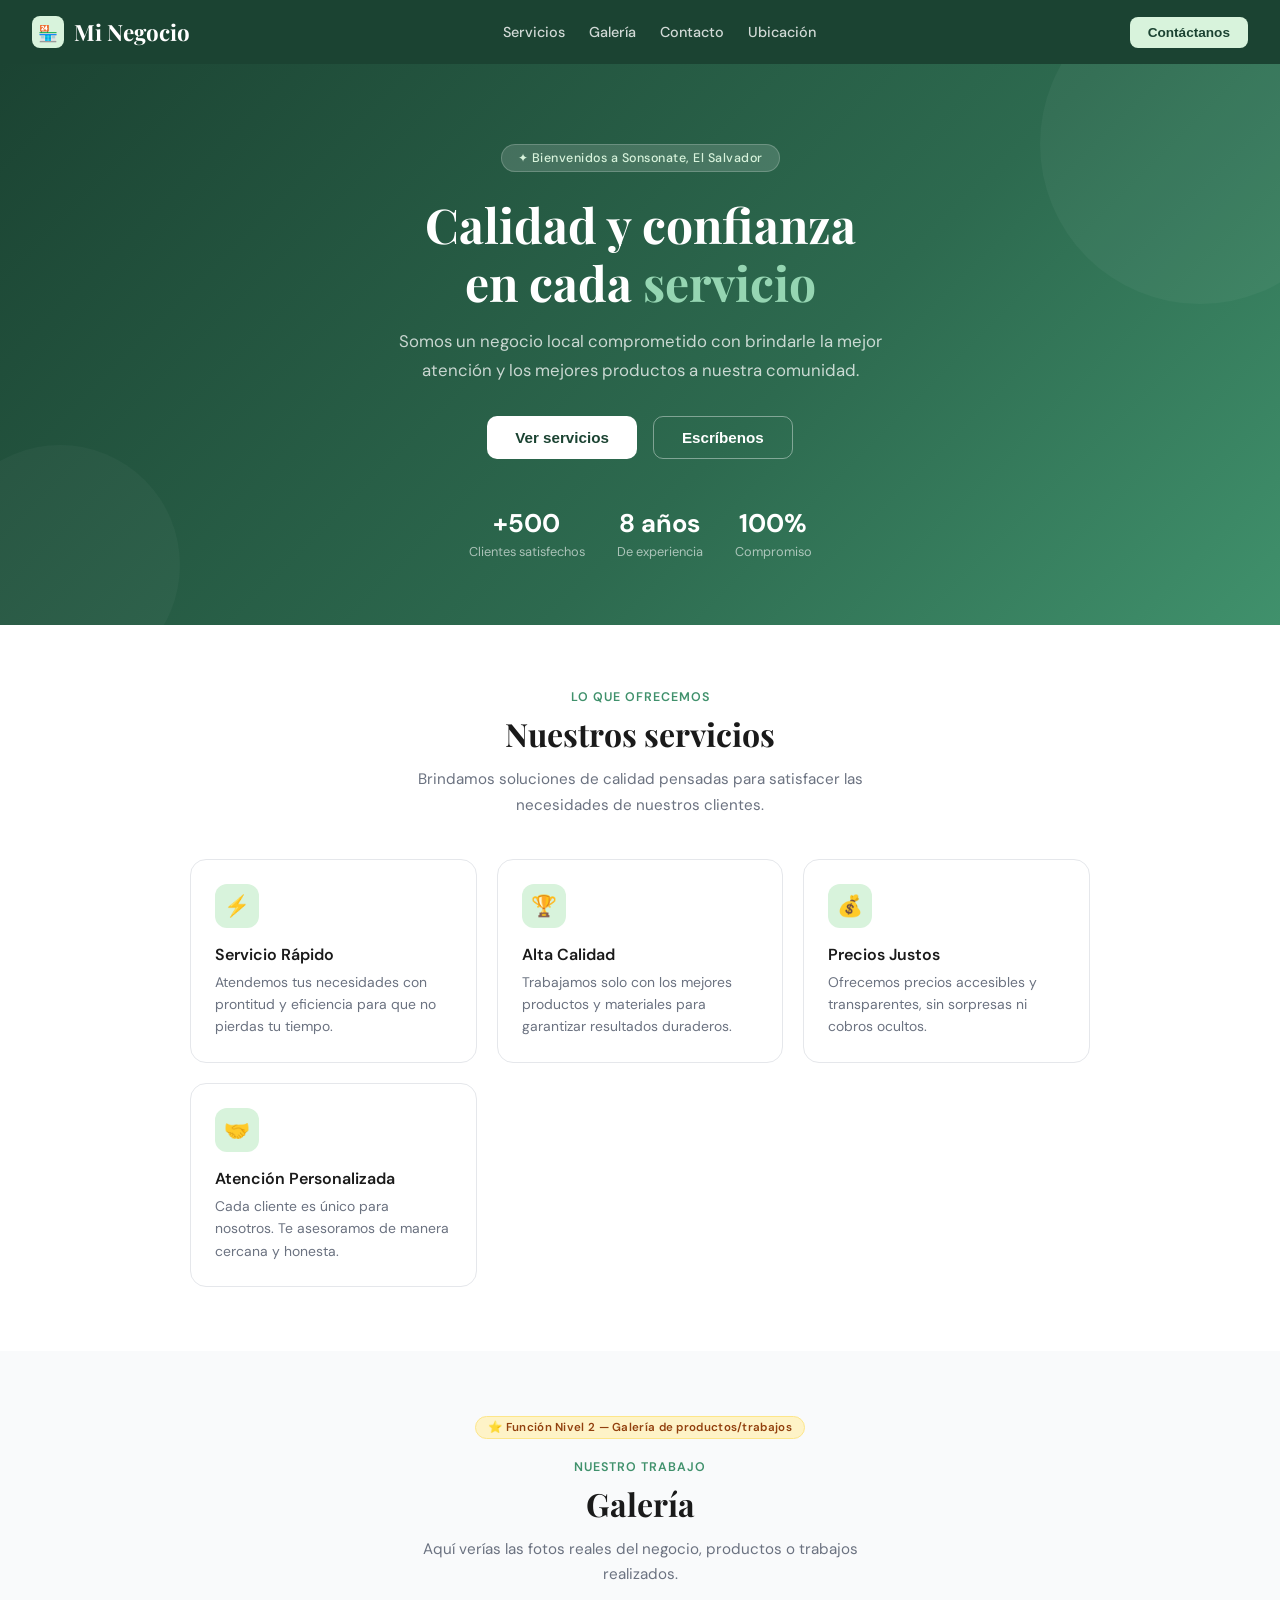
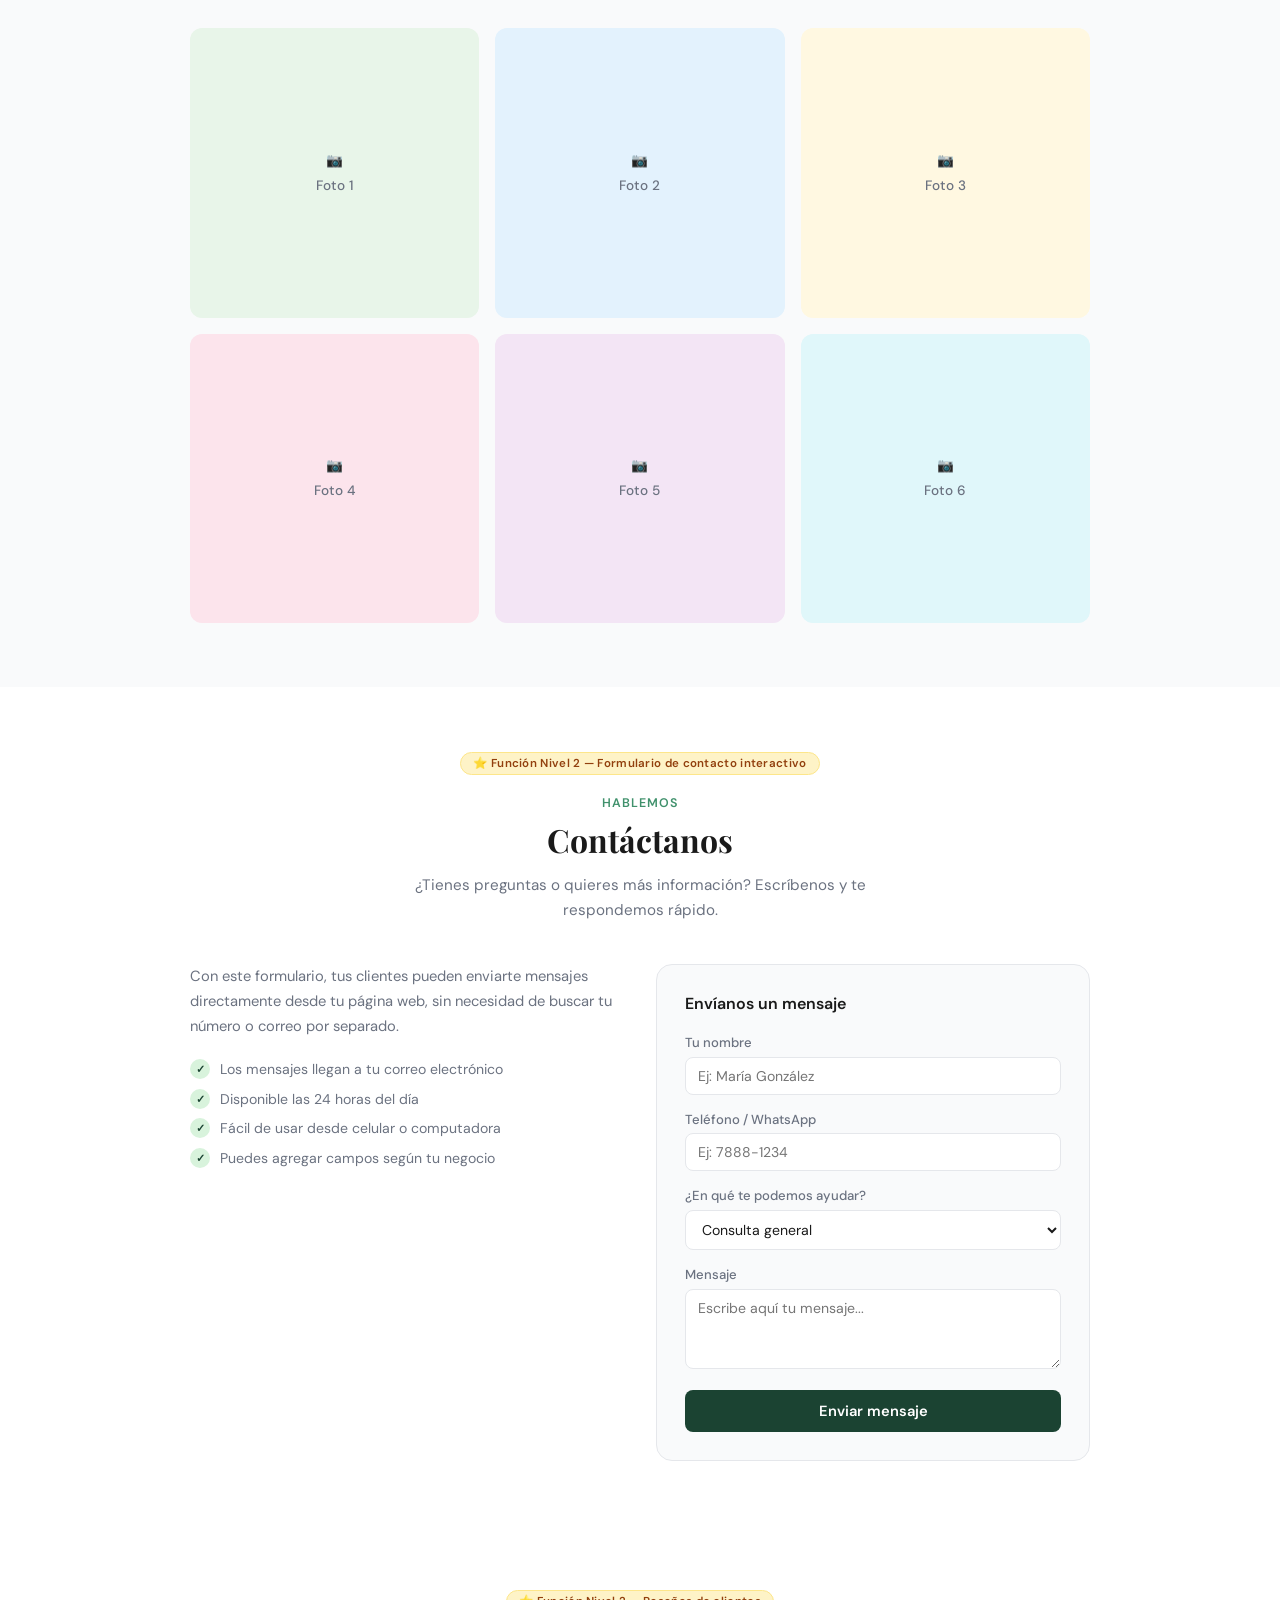
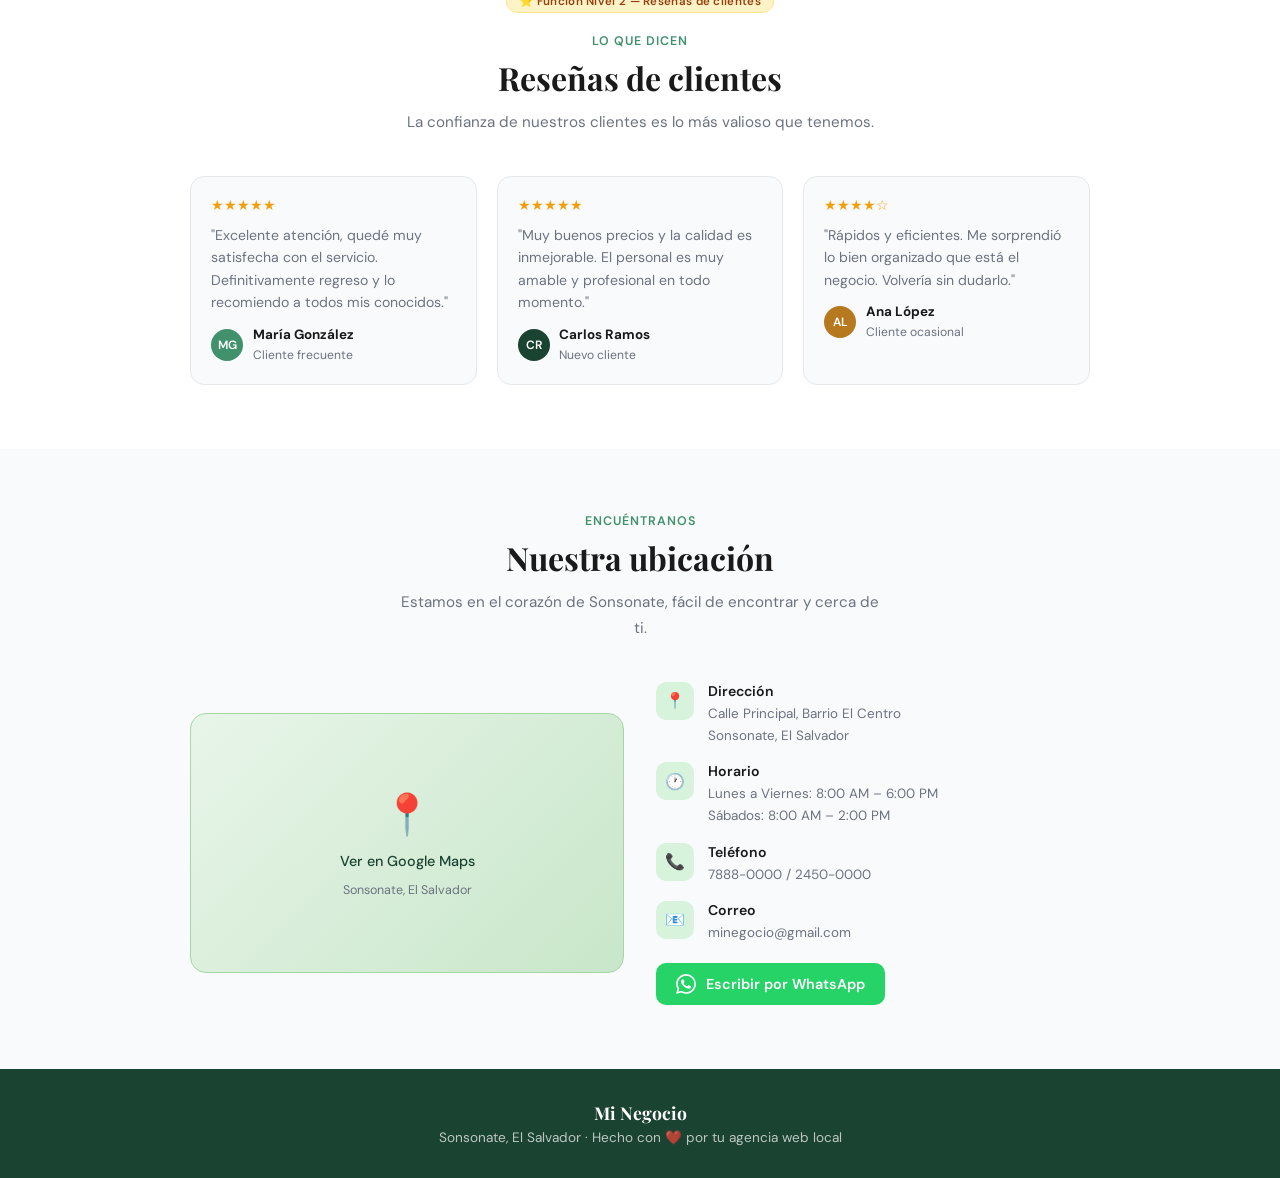
<file: demo_negocio_sonsonate.html>
<!DOCTYPE html>
<html lang="es">
<head>
<meta charset="UTF-8">
<meta name="viewport" content="width=device-width, initial-scale=1.0">
<title>Mi Negocio — Demo</title>
<link href="https://fonts.googleapis.com/css2?family=Playfair+Display:wght@600;700&family=DM+Sans:wght@400;500;600&display=swap" rel="stylesheet">
<style>
  *{margin:0;padding:0;box-sizing:border-box}
  :root{
    --brand:#1B4332;--brand-light:#40916C;--brand-accent:#D8F3DC;
    --gold:#B7791F;--gold-light:#FEFCE8;
    --text:#1a1a1a;--muted:#6B7280;--border:#E5E7EB;
    --white:#fff;--bg:#F9FAFB;
  }
  body{font-family:'DM Sans',sans-serif;color:var(--text);background:var(--white);overflow-x:hidden}

  nav{background:var(--brand);padding:0 2rem;display:flex;align-items:center;justify-content:space-between;height:64px;position:sticky;top:0;z-index:100}
  .nav-logo{color:#fff;font-family:'Playfair Display',serif;font-size:1.4rem;font-weight:700;display:flex;align-items:center;gap:10px}
  .nav-logo span{width:32px;height:32px;background:var(--brand-accent);border-radius:8px;display:flex;align-items:center;justify-content:center;font-size:1rem}
  .nav-links{display:flex;gap:1.5rem}
  .nav-links a{color:rgba(255,255,255,0.8);text-decoration:none;font-size:0.9rem;font-weight:500;cursor:pointer;transition:color .2s}
  .nav-links a:hover{color:#fff}
  .nav-cta{background:var(--brand-accent);color:var(--brand);padding:8px 18px;border-radius:8px;font-weight:600;font-size:0.85rem;cursor:pointer;border:none;transition:transform .15s}
  .nav-cta:hover{transform:scale(1.04)}

  .hero{background:linear-gradient(135deg,var(--brand) 0%,#2D6A4F 60%,#40916C 100%);padding:5rem 2rem 4rem;text-align:center;position:relative;overflow:hidden}
  .hero::before{content:'';position:absolute;top:-80px;right:-80px;width:320px;height:320px;background:rgba(255,255,255,0.04);border-radius:50%}
  .hero::after{content:'';position:absolute;bottom:-60px;left:-60px;width:240px;height:240px;background:rgba(255,255,255,0.03);border-radius:50%}
  .hero-badge{display:inline-block;background:rgba(255,255,255,0.15);color:#D8F3DC;border:1px solid rgba(255,255,255,0.2);border-radius:20px;padding:5px 16px;font-size:0.78rem;font-weight:500;margin-bottom:1.5rem;letter-spacing:.5px}
  .hero h1{font-family:'Playfair Display',serif;font-size:3rem;color:#fff;line-height:1.2;margin-bottom:1rem}
  .hero h1 em{font-style:normal;color:#95D5B2}
  .hero p{color:rgba(255,255,255,0.75);font-size:1.05rem;max-width:520px;margin:0 auto 2rem;line-height:1.7}
  .hero-btns{display:flex;gap:1rem;justify-content:center;flex-wrap:wrap}
  .btn-primary{background:#fff;color:var(--brand);padding:12px 28px;border-radius:10px;font-weight:600;font-size:0.95rem;cursor:pointer;border:none;transition:transform .15s,box-shadow .15s}
  .btn-primary:hover{transform:translateY(-2px);box-shadow:0 8px 24px rgba(0,0,0,0.15)}
  .btn-outline{background:transparent;color:#fff;padding:12px 28px;border-radius:10px;font-weight:600;font-size:0.95rem;cursor:pointer;border:1.5px solid rgba(255,255,255,0.4);transition:background .2s}
  .btn-outline:hover{background:rgba(255,255,255,0.1)}
  .hero-stats{display:flex;gap:2rem;justify-content:center;margin-top:3rem;flex-wrap:wrap}
  .hero-stat{text-align:center}
  .hero-stat strong{display:block;font-size:1.6rem;color:#fff;font-weight:700}
  .hero-stat span{font-size:0.8rem;color:rgba(255,255,255,0.6);font-weight:400}

  section{padding:4rem 2rem}
  .section-label{font-size:0.78rem;font-weight:600;color:var(--brand-light);letter-spacing:1px;text-transform:uppercase;margin-bottom:.5rem;text-align:center}
  .section-title{font-family:'Playfair Display',serif;font-size:2rem;text-align:center;margin-bottom:.75rem;line-height:1.3}
  .section-sub{color:var(--muted);text-align:center;max-width:480px;margin:0 auto 2.5rem;line-height:1.7;font-size:0.95rem}
  .cards-grid{display:grid;grid-template-columns:repeat(auto-fit,minmax(220px,1fr));gap:1.25rem;max-width:900px;margin:0 auto}
  .card{background:var(--white);border:1px solid var(--border);border-radius:16px;padding:1.5rem;transition:transform .2s,box-shadow .2s;cursor:default}
  .card:hover{transform:translateY(-4px);box-shadow:0 12px 32px rgba(0,0,0,0.08)}
  .card-icon{width:44px;height:44px;background:var(--brand-accent);border-radius:12px;display:flex;align-items:center;justify-content:center;margin-bottom:1rem;font-size:1.3rem}
  .card h3{font-size:1rem;font-weight:600;margin-bottom:.4rem}
  .card p{font-size:0.87rem;color:var(--muted);line-height:1.6}

  .gallery-section{background:var(--bg)}
  .gallery-grid{display:grid;grid-template-columns:repeat(3,1fr);gap:1rem;max-width:900px;margin:0 auto}
  .gallery-item{border-radius:12px;overflow:hidden;position:relative;cursor:pointer;aspect-ratio:1}
  .gallery-placeholder{width:100%;height:100%;display:flex;flex-direction:column;align-items:center;justify-content:center;gap:.5rem;font-size:0.85rem;color:var(--muted);font-weight:500;transition:background .2s}
  .gallery-overlay{position:absolute;inset:0;background:rgba(27,67,50,0.7);display:flex;align-items:center;justify-content:center;color:#fff;font-weight:600;opacity:0;transition:opacity .2s;font-size:0.9rem}
  .gallery-item:hover .gallery-overlay{opacity:1}
  .g1{background:#E8F5E9}.g2{background:#E3F2FD}.g3{background:#FFF8E1}
  .g4{background:#FCE4EC}.g5{background:#F3E5F5}.g6{background:#E0F7FA}

  .demo-section{background:var(--white)}
  .demo-wrapper{max-width:900px;margin:0 auto;display:grid;grid-template-columns:1fr 1fr;gap:2rem;align-items:start}
  .demo-text h2{font-family:'Playfair Display',serif;font-size:1.6rem;margin-bottom:.75rem;line-height:1.3}
  .demo-text p{color:var(--muted);line-height:1.7;font-size:0.92rem;margin-bottom:1.25rem}
  .feature-list{list-style:none;display:flex;flex-direction:column;gap:.6rem}
  .feature-list li{display:flex;align-items:center;gap:.6rem;font-size:0.88rem;color:var(--muted)}
  .feature-list li::before{content:'✓';width:20px;height:20px;background:var(--brand-accent);color:var(--brand);border-radius:50%;display:flex;align-items:center;justify-content:center;font-size:0.7rem;font-weight:700;flex-shrink:0}
  .contact-form{background:var(--bg);border:1px solid var(--border);border-radius:16px;padding:1.75rem}
  .contact-form h3{font-size:1rem;font-weight:600;margin-bottom:1.25rem}
  .form-group{margin-bottom:1rem}
  .form-group label{display:block;font-size:0.82rem;font-weight:500;color:var(--muted);margin-bottom:.35rem}
  .form-group input,.form-group textarea,.form-group select{width:100%;padding:9px 12px;border:1px solid var(--border);border-radius:8px;font-family:'DM Sans',sans-serif;font-size:0.88rem;color:var(--text);background:#fff;outline:none;transition:border .2s}
  .form-group input:focus,.form-group textarea:focus,.form-group select:focus{border-color:var(--brand-light)}
  .form-group textarea{resize:vertical;min-height:80px}
  .form-submit{width:100%;background:var(--brand);color:#fff;border:none;border-radius:8px;padding:11px;font-family:'DM Sans',sans-serif;font-weight:600;font-size:0.92rem;cursor:pointer;transition:background .2s}
  .form-submit:hover{background:#2D6A4F}
  .form-success{display:none;text-align:center;padding:1rem;background:#D8F3DC;border-radius:10px;color:var(--brand);font-weight:500;font-size:0.9rem;margin-top:.75rem}

  .nivel-tag{display:inline-flex;align-items:center;gap:.35rem;background:#FEF3C7;color:#92400E;border:1px solid #FDE68A;border-radius:20px;padding:3px 12px;font-size:0.72rem;font-weight:600;letter-spacing:.3px;margin-bottom:.75rem}

  .location-section{background:var(--bg)}
  .location-wrapper{max-width:900px;margin:0 auto;display:grid;grid-template-columns:1fr 1fr;gap:2rem;align-items:center}
  .map-placeholder{background:linear-gradient(135deg,#e8f5e9,#c8e6c9);border-radius:16px;height:260px;display:flex;flex-direction:column;align-items:center;justify-content:center;gap:.75rem;border:1px solid #A5D6A7;cursor:pointer;transition:transform .2s;text-decoration:none}
  .map-placeholder:hover{transform:scale(1.01)}
  .map-pin{font-size:2.5rem}
  .map-placeholder p{color:var(--brand);font-weight:500;font-size:0.9rem}
  .map-placeholder small{color:var(--muted);font-size:0.78rem}
  .info-list{display:flex;flex-direction:column;gap:1rem}
  .info-item{display:flex;align-items:flex-start;gap:.85rem}
  .info-icon{width:38px;height:38px;background:var(--brand-accent);border-radius:10px;display:flex;align-items:center;justify-content:center;font-size:1rem;flex-shrink:0}
  .info-item strong{display:block;font-size:0.88rem;font-weight:600;margin-bottom:2px}
  .info-item span{font-size:0.84rem;color:var(--muted);line-height:1.5}
  .wa-btn{display:flex;align-items:center;gap:.6rem;background:#25D366;color:#fff;border:none;border-radius:10px;padding:11px 20px;font-family:'DM Sans',sans-serif;font-weight:600;font-size:0.9rem;cursor:pointer;margin-top:1.25rem;transition:transform .15s,box-shadow .15s;text-decoration:none;width:fit-content}
  .wa-btn:hover{transform:translateY(-2px);box-shadow:0 6px 20px rgba(37,211,102,0.35)}

  .reviews-section{background:var(--white)}
  .reviews-grid{display:grid;grid-template-columns:repeat(auto-fit,minmax(260px,1fr));gap:1.25rem;max-width:900px;margin:0 auto}
  .review-card{background:var(--bg);border:1px solid var(--border);border-radius:14px;padding:1.25rem}
  .stars{color:#F59E0B;font-size:0.85rem;margin-bottom:.6rem}
  .review-card p{font-size:0.88rem;color:var(--muted);line-height:1.6;margin-bottom:.75rem}
  .reviewer{display:flex;align-items:center;gap:.6rem}
  .avatar{width:32px;height:32px;border-radius:50%;display:flex;align-items:center;justify-content:center;font-size:0.75rem;font-weight:600;color:#fff;flex-shrink:0}
  .reviewer strong{font-size:0.84rem;display:block}
  .reviewer small{font-size:0.76rem;color:var(--muted)}

  footer{background:var(--brand);color:rgba(255,255,255,0.7);text-align:center;padding:2rem;font-size:0.85rem}
  footer strong{color:#fff;font-size:1.1rem;font-family:'Playfair Display',serif;display:block;margin-bottom:.3rem}

  @media(max-width:640px){
    .hero h1{font-size:2rem}
    .demo-wrapper,.location-wrapper{grid-template-columns:1fr}
    .gallery-grid{grid-template-columns:repeat(2,1fr)}
    .nav-links{display:none}
  }
</style>
</head>
<body>

<nav>
  <div class="nav-logo">
    <span>🏪</span> Mi Negocio
  </div>
  <div class="nav-links">
    <a href="#servicios">Servicios</a>
    <a href="#galeria">Galería</a>
    <a href="#contacto">Contacto</a>
    <a href="#ubicacion">Ubicación</a>
  </div>
  <button class="nav-cta" onclick="document.getElementById('contacto').scrollIntoView({behavior:'smooth'})">Contáctanos</button>
</nav>

<div class="hero">
  <div class="hero-badge">✦ Bienvenidos a Sonsonate, El Salvador</div>
  <h1>Calidad y confianza<br>en cada <em>servicio</em></h1>
  <p>Somos un negocio local comprometido con brindarle la mejor atención y los mejores productos a nuestra comunidad.</p>
  <div class="hero-btns">
    <button class="btn-primary" onclick="document.getElementById('servicios').scrollIntoView({behavior:'smooth'})">Ver servicios</button>
    <button class="btn-outline" onclick="document.getElementById('contacto').scrollIntoView({behavior:'smooth'})">Escríbenos</button>
  </div>
  <div class="hero-stats">
    <div class="hero-stat"><strong>+500</strong><span>Clientes satisfechos</span></div>
    <div class="hero-stat"><strong>8 años</strong><span>De experiencia</span></div>
    <div class="hero-stat"><strong>100%</strong><span>Compromiso</span></div>
  </div>
</div>

<section id="servicios">
  <div class="section-label">Lo que ofrecemos</div>
  <h2 class="section-title">Nuestros servicios</h2>
  <p class="section-sub">Brindamos soluciones de calidad pensadas para satisfacer las necesidades de nuestros clientes.</p>
  <div class="cards-grid">
    <div class="card"><div class="card-icon">⚡</div><h3>Servicio Rápido</h3><p>Atendemos tus necesidades con prontitud y eficiencia para que no pierdas tu tiempo.</p></div>
    <div class="card"><div class="card-icon">🏆</div><h3>Alta Calidad</h3><p>Trabajamos solo con los mejores productos y materiales para garantizar resultados duraderos.</p></div>
    <div class="card"><div class="card-icon">💰</div><h3>Precios Justos</h3><p>Ofrecemos precios accesibles y transparentes, sin sorpresas ni cobros ocultos.</p></div>
    <div class="card"><div class="card-icon">🤝</div><h3>Atención Personalizada</h3><p>Cada cliente es único para nosotros. Te asesoramos de manera cercana y honesta.</p></div>
  </div>
</section>

<section id="galeria" class="gallery-section">
  <div style="text-align:center;margin-bottom:.5rem"><span class="nivel-tag">⭐ Función Nivel 2 — Galería de productos/trabajos</span></div>
  <div class="section-label">Nuestro trabajo</div>
  <h2 class="section-title">Galería</h2>
  <p class="section-sub">Aquí verías las fotos reales del negocio, productos o trabajos realizados.</p>
  <div class="gallery-grid">
    <div class="gallery-item"><div class="gallery-placeholder g1" style="height:100%">📷<span>Foto 1</span></div><div class="gallery-overlay">Ver foto</div></div>
    <div class="gallery-item"><div class="gallery-placeholder g2" style="height:100%">📷<span>Foto 2</span></div><div class="gallery-overlay">Ver foto</div></div>
    <div class="gallery-item"><div class="gallery-placeholder g3" style="height:100%">📷<span>Foto 3</span></div><div class="gallery-overlay">Ver foto</div></div>
    <div class="gallery-item"><div class="gallery-placeholder g4" style="height:100%">📷<span>Foto 4</span></div><div class="gallery-overlay">Ver foto</div></div>
    <div class="gallery-item"><div class="gallery-placeholder g5" style="height:100%">📷<span>Foto 5</span></div><div class="gallery-overlay">Ver foto</div></div>
    <div class="gallery-item"><div class="gallery-placeholder g6" style="height:100%">📷<span>Foto 6</span></div><div class="gallery-overlay">Ver foto</div></div>
  </div>
</section>

<section id="contacto" class="demo-section">
  <div style="text-align:center;margin-bottom:.5rem"><span class="nivel-tag">⭐ Función Nivel 2 — Formulario de contacto interactivo</span></div>
  <div class="section-label">Hablemos</div>
  <h2 class="section-title">Contáctanos</h2>
  <p class="section-sub">¿Tienes preguntas o quieres más información? Escríbenos y te respondemos rápido.</p>
  <div class="demo-wrapper">
    <div class="demo-text">
      <p>Con este formulario, tus clientes pueden enviarte mensajes directamente desde tu página web, sin necesidad de buscar tu número o correo por separado.</p>
      <ul class="feature-list">
        <li>Los mensajes llegan a tu correo electrónico</li>
        <li>Disponible las 24 horas del día</li>
        <li>Fácil de usar desde celular o computadora</li>
        <li>Puedes agregar campos según tu negocio</li>
      </ul>
    </div>
    <div class="contact-form">
      <h3>Envíanos un mensaje</h3>
      <div class="form-group"><label>Tu nombre</label><input type="text" placeholder="Ej: María González"></div>
      <div class="form-group"><label>Teléfono / WhatsApp</label><input type="text" placeholder="Ej: 7888-1234"></div>
      <div class="form-group">
        <label>¿En qué te podemos ayudar?</label>
        <select><option>Consulta general</option><option>Solicitar precio</option><option>Hacer un pedido</option><option>Otro</option></select>
      </div>
      <div class="form-group"><label>Mensaje</label><textarea placeholder="Escribe aquí tu mensaje..."></textarea></div>
      <button class="form-submit" onclick="this.textContent='✓ Mensaje enviado';document.getElementById('form-ok').style.display='block';setTimeout(()=>{this.textContent='Enviar mensaje';document.getElementById('form-ok').style.display='none'},3000)">Enviar mensaje</button>
      <div class="form-success" id="form-ok">¡Listo! Tu mensaje fue enviado. Te contactaremos pronto. 🎉</div>
    </div>
  </div>
</section>

<section class="reviews-section">
  <div style="text-align:center;margin-bottom:.5rem"><span class="nivel-tag">⭐ Función Nivel 2 — Reseñas de clientes</span></div>
  <div class="section-label">Lo que dicen</div>
  <h2 class="section-title">Reseñas de clientes</h2>
  <p class="section-sub">La confianza de nuestros clientes es lo más valioso que tenemos.</p>
  <div class="reviews-grid">
    <div class="review-card">
      <div class="stars">★★★★★</div>
      <p>"Excelente atención, quedé muy satisfecha con el servicio. Definitivamente regreso y lo recomiendo a todos mis conocidos."</p>
      <div class="reviewer"><div class="avatar" style="background:#40916C">MG</div><div><strong>María González</strong><small>Cliente frecuente</small></div></div>
    </div>
    <div class="review-card">
      <div class="stars">★★★★★</div>
      <p>"Muy buenos precios y la calidad es inmejorable. El personal es muy amable y profesional en todo momento."</p>
      <div class="reviewer"><div class="avatar" style="background:#1B4332">CR</div><div><strong>Carlos Ramos</strong><small>Nuevo cliente</small></div></div>
    </div>
    <div class="review-card">
      <div class="stars">★★★★☆</div>
      <p>"Rápidos y eficientes. Me sorprendió lo bien organizado que está el negocio. Volvería sin dudarlo."</p>
      <div class="reviewer"><div class="avatar" style="background:#B7791F">AL</div><div><strong>Ana López</strong><small>Cliente ocasional</small></div></div>
    </div>
  </div>
</section>

<section id="ubicacion" class="location-section">
  <div class="section-label">Encuéntranos</div>
  <h2 class="section-title">Nuestra ubicación</h2>
  <p class="section-sub">Estamos en el corazón de Sonsonate, fácil de encontrar y cerca de ti.</p>
  <div class="location-wrapper">
    <a class="map-placeholder" href="https://maps.google.com/?q=Sonsonate,El+Salvador" target="_blank">
      <div class="map-pin">📍</div>
      <p>Ver en Google Maps</p>
      <small>Sonsonate, El Salvador</small>
    </a>
    <div>
      <div class="info-list">
        <div class="info-item"><div class="info-icon">📍</div><div><strong>Dirección</strong><span>Calle Principal, Barrio El Centro<br>Sonsonate, El Salvador</span></div></div>
        <div class="info-item"><div class="info-icon">🕐</div><div><strong>Horario</strong><span>Lunes a Viernes: 8:00 AM – 6:00 PM<br>Sábados: 8:00 AM – 2:00 PM</span></div></div>
        <div class="info-item"><div class="info-icon">📞</div><div><strong>Teléfono</strong><span>7888-0000 / 2450-0000</span></div></div>
        <div class="info-item"><div class="info-icon">📧</div><div><strong>Correo</strong><span>minegocio@gmail.com</span></div></div>
      </div>
      <a class="wa-btn" href="https://wa.me/50300000000" target="_blank">
        <svg width="20" height="20" viewBox="0 0 24 24" fill="currentColor"><path d="M17.472 14.382c-.297-.149-1.758-.867-2.03-.967-.273-.099-.471-.148-.67.15-.197.297-.767.966-.94 1.164-.173.199-.347.223-.644.075-.297-.15-1.255-.463-2.39-1.475-.883-.788-1.48-1.761-1.653-2.059-.173-.297-.018-.458.13-.606.134-.133.298-.347.446-.52.149-.174.198-.298.298-.497.099-.198.05-.371-.025-.52-.075-.149-.669-1.612-.916-2.207-.242-.579-.487-.5-.669-.51-.173-.008-.371-.01-.57-.01-.198 0-.52.074-.792.372-.272.297-1.04 1.016-1.04 2.479 0 1.462 1.065 2.875 1.213 3.074.149.198 2.096 3.2 5.077 4.487.709.306 1.262.489 1.694.625.712.227 1.36.195 1.871.118.571-.085 1.758-.719 2.006-1.413.248-.694.248-1.289.173-1.413-.074-.124-.272-.198-.57-.347m-5.421 7.403h-.004a9.87 9.87 0 01-5.031-1.378l-.361-.214-3.741.982.998-3.648-.235-.374a9.86 9.86 0 01-1.51-5.26c.001-5.45 4.436-9.884 9.888-9.884 2.64 0 5.122 1.03 6.988 2.898a9.825 9.825 0 012.893 6.994c-.003 5.45-4.437 9.884-9.885 9.884m8.413-18.297A11.815 11.815 0 0012.05 0C5.495 0 .16 5.335.157 11.892c0 2.096.547 4.142 1.588 5.945L.057 24l6.305-1.654a11.882 11.882 0 005.683 1.448h.005c6.554 0 11.89-5.335 11.893-11.893a11.821 11.821 0 00-3.48-8.413z"/></svg>
        Escribir por WhatsApp
      </a>
    </div>
  </div>
</section>

<footer>
  <strong>Mi Negocio</strong>
  Sonsonate, El Salvador · Hecho con ❤️ por tu agencia web local
</footer>

</body>
</html>
</file>
